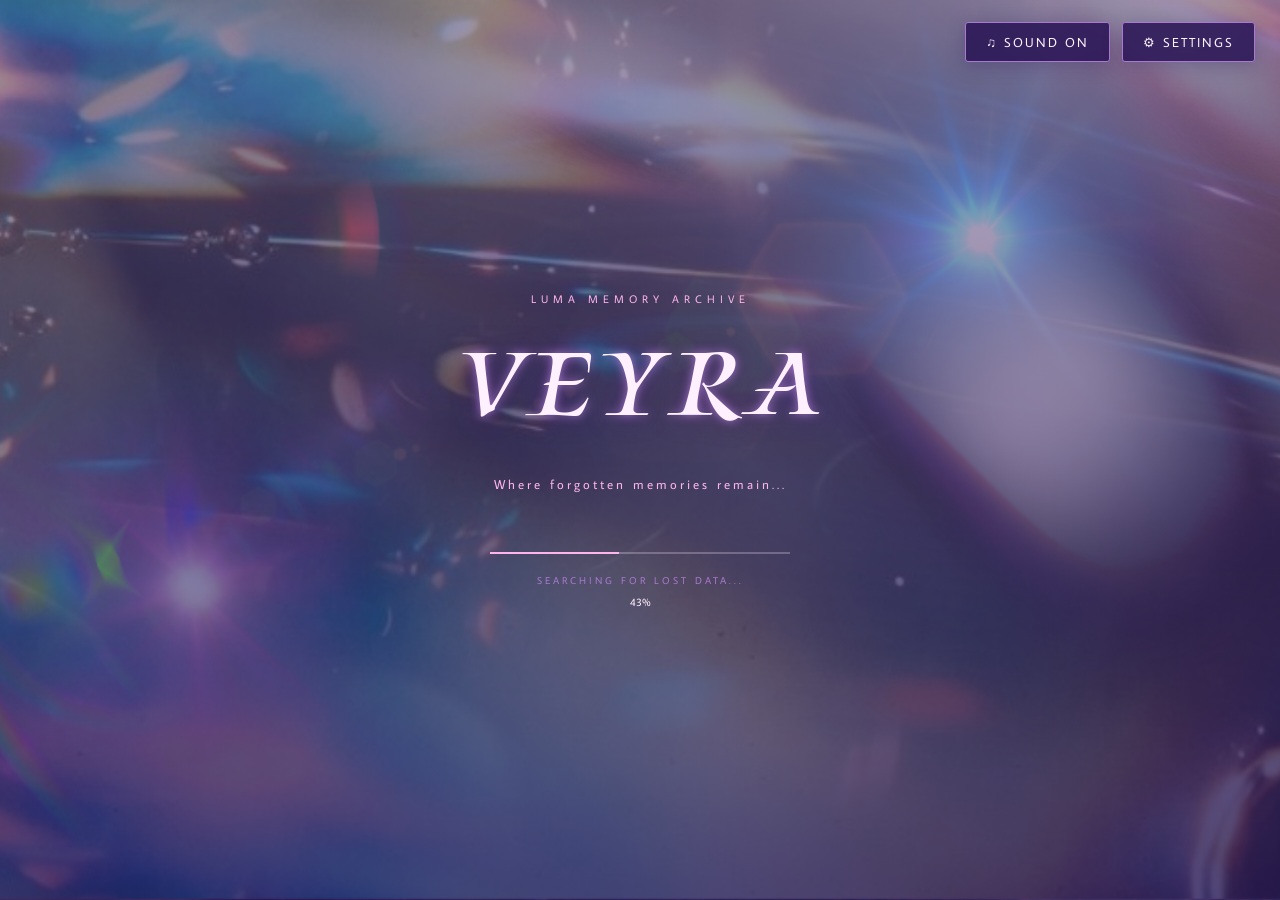
<file: index.html>
<!DOCTYPE html>
<html lang="en">
<head>
    <meta charset="UTF-8">
    <meta name="viewport" content="width=device-width, initial-scale=1.0">
    <title>afterimage: BLUEHOUR</title>
    <link rel="stylesheet" href="style.css">
    <script src="script.js" defer></script>
    <!--google fonts-->
    <link rel="preconnect" href="https://fonts.googleapis.com">
    <link rel="preconnect" href="https://fonts.gstatic.com" crossorigin>
    <link href="https://fonts.googleapis.com/css2?family=Kings&family=Average+Sans&display=swap" rel="stylesheet">
    <!--settings-->
    <link rel="stylesheet" href="settings.css">
    <script src="settings.js" defer></script>
</head>

<!-- VEYRA GLOBAL CONTROLS -->
<div id="gameControls">

    <button id="soundToggle" class="game-control-btn">
        ♫ SOUND ON
    </button>

    <button id="settingsButton" class="game-control-btn">
        ⚙ SETTINGS
    </button>

</div>

<!-- SETTINGS POPUP -->
<div id="settingsOverlay">

    <div id="settingsPopup">

        <button id="closeSettings" class="settings-close">
            ×
        </button>

        <h2 class="settings-heading">Settings</h2>

        <!-- MUSIC -->
        <div class="settings-option">
            <label for="musicVolume">
                Music Volume
                <span id="musicVolumeValue" class="settings-value">70%</span>
            </label>

            <input
                type="range"
                id="musicVolume"
                min="0"
                max="100"
                value="70"
            >
        </div>

        <hr class="settings-divider">

        <!-- SOUND EFFECTS -->
        <div class="settings-option">
            <label for="sfxVolume">
                Sound Effects Volume
                <span id="sfxVolumeValue" class="settings-value">85%</span>
            </label>

            <input
                type="range"
                id="sfxVolume"
                min="0"
                max="100"
                value="85"
            >
        </div>

        <hr class="settings-divider">

        <!-- WEBSITE -->
        <a
            href="https://whoisciel67-alt.github.io/bluehour/"
            target="_blank"
            rel="noopener noreferrer"
            class="settings-website"
        >
            Visit Website ↗
        </a>

    </div>

</div>

<audio id="menuMusic" src="audio/menu-theme.mp3" loop preload="auto"></audio>

<body>
    <!-- LOADING SCREEN -->
    <div class="loading-screen">

        <div class="loading-content">

            <p class="subtitle">LUMA MEMORY ARCHIVE</p>

            <h1>VEYRA</h1>

            <p class="loading-subtitle">
                Where forgotten memories remain...
            </p>

            <!-- PROGRESS BAR -->
            <div class="loading-bar">
                <div id="progress"></div>
            </div>

            <p id="loadingText">
                SYNCHRONIZING MEMORIES...
            </p>

            <p id="percentage">0%</p>

        </div>

        <!-- FLOATING PETALS -->
        <div class="petals">
            <span>｡ ˚⋆ . </span>
            <span>. ꕤ</span>
            <span>｡ ˚⋆ . </span>
            <span>. ꕤ</span>
            <span>｡ ˚⋆ . </span>
            <span>. ꕤ</span>
        </div>

    </div>

    <!-- MAIN MENU -->
    <div id="mainMenu">
        <p id="soundHint">CLICK ANYWHERE TO ENABLE SOUND</p>
        <h1>VEYRA</h1>

        <p>THE MEMORIES WE LEFT BEHIND</p>

        <div class="menu-options">
            <button class="menu-button" data-page="new.html">NEW JOURNEY</button>
            <button class="continue" data-page="continue.html">CONTINUE</button>
            <button class="memory-archive" data-page="archive.html">MEMORY ARCHIVE</button>

        </div>

    </div>

</body>

</html>
</file>
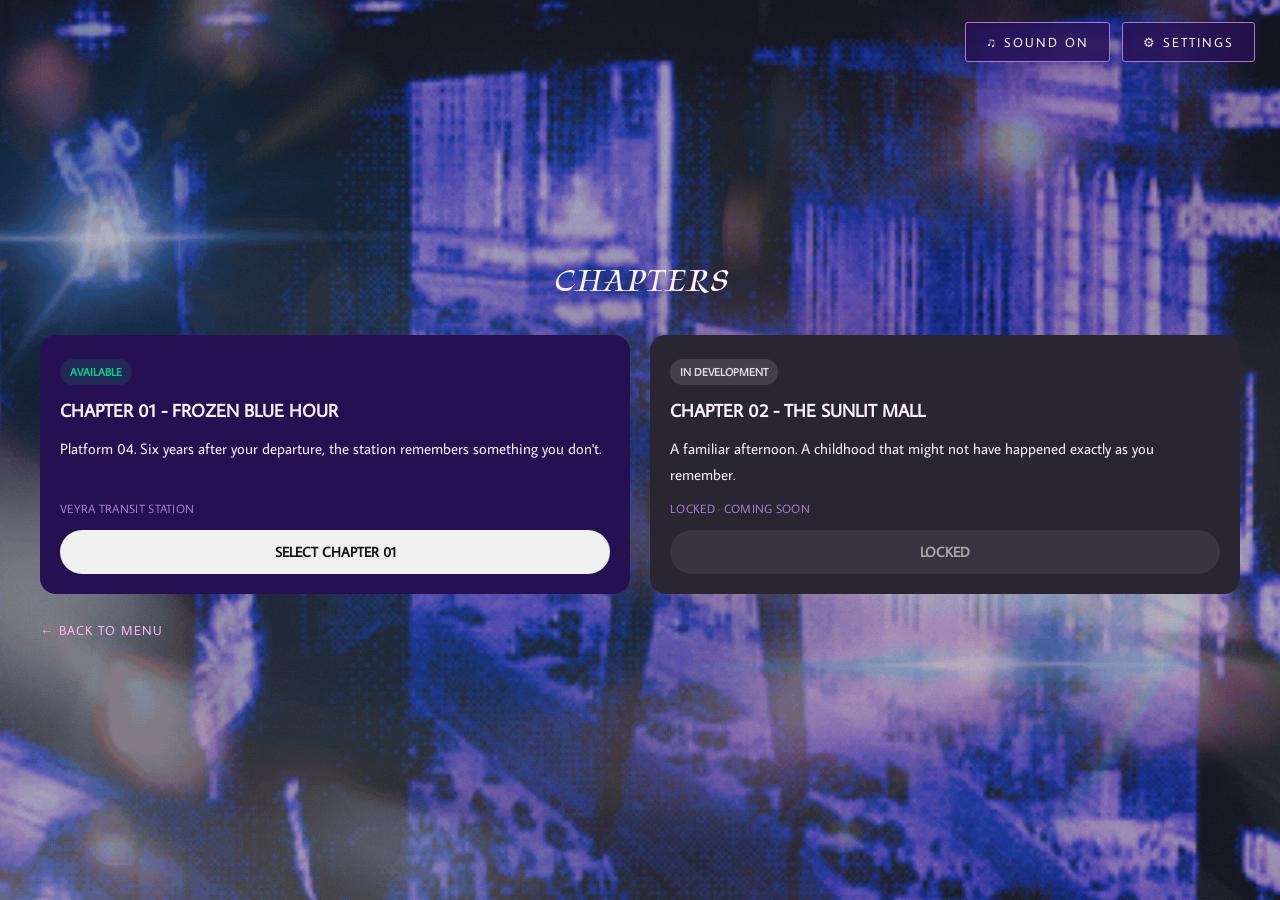
<file: chapter-select.html>
<!DOCTYPE html>
<html lang="en">
<head>
    <meta charset="UTF-8">
    <meta name="viewport" content="width=device-width, initial-scale=1.0">
    <title>VEYRA - Chapters</title>
    <link rel="stylesheet" href="style.css">
    <link rel="stylesheet" href="chapter-select.css">
    <script src="chapter-select.js" defer></script>
    <!--google fonts-->
    <link rel="preconnect" href="https://fonts.googleapis.com">
    <link rel="preconnect" href="https://fonts.gstatic.com" crossorigin>
    <link href="https://fonts.googleapis.com/css2?family=Kings&family=Average+Sans&display=swap" rel="stylesheet">
    <!--settings-->
    <link rel="stylesheet" href="settings.css">
    <script src="settings.js" defer></script>
</head>

<!-- VEYRA GLOBAL CONTROLS -->
<div id="gameControls">

    <button id="soundToggle" class="game-control-btn">
        ♫ SOUND ON
    </button>

    <button id="settingsButton" class="game-control-btn">
        ⚙ SETTINGS
    </button>

</div>

<!-- SETTINGS POPUP -->
<div id="settingsOverlay">

    <div id="settingsPopup">

        <button id="closeSettings" class="settings-close">
            ×
        </button>

        <h2 class="settings-heading">Settings</h2>

        <!-- MUSIC -->
        <div class="settings-option">
            <label for="musicVolume">
                Music Volume
                <span id="musicVolumeValue" class="settings-value">70%</span>
            </label>

            <input
                type="range"
                id="musicVolume"
                min="0"
                max="100"
                value="70"
            >
        </div>

        <hr class="settings-divider">

        <!-- SOUND EFFECTS -->
        <div class="settings-option">
            <label for="sfxVolume">
                Sound Effects Volume
                <span id="sfxVolumeValue" class="settings-value">85%</span>
            </label>

            <input
                type="range"
                id="sfxVolume"
                min="0"
                max="100"
                value="85"
            >
        </div>

        <hr class="settings-divider">

        <!-- WEBSITE -->
        <a
            href="https://whoisciel67-alt.github.io/bluehour/"
            target="_blank"
            rel="noopener noreferrer"
            class="settings-website"
        >
            Visit Website ↗
        </a>

    </div>

</div>


<body class="chapter-select-page">
    
    <audio id="chapterMusic" loop preload="auto">
        <source src="audio/menu-theme.mp3" type="audio/mpeg">
    </audio>

    <main class="chapter-select-container">

        <h1>CHAPTERS</h1>

        <div class="chapter-grid">

            <!-- CHAPTER 01 -->
            <section class="chapter-card available">

                <span class="chapter-status">AVAILABLE</span>

                <h2>CHAPTER 01 - FROZEN BLUE HOUR</h2>

                <p>
                    Platform 04. Six years after your departure,
                    the station remembers something you don't.
                </p>

                <span class="chapter-info">
                    VEYRA TRANSIT STATION
                </span>

                <a href="chapter1.html" class="chapter-button">
                    SELECT CHAPTER 01
                </a>

            </section>


            <!-- CHAPTER 02 -->
            <section class="chapter-card locked">

                <span class="chapter-status">IN DEVELOPMENT</span>

                <h2>CHAPTER 02 - THE SUNLIT MALL</h2>

                <p>
                    A familiar afternoon. A childhood that might not
                    have happened exactly as you remember.
                </p>

                <span class="chapter-info">
                    LOCKED · COMING SOON
                </span>

                <button class="chapter-button" disabled>
                    LOCKED
                </button>

            </section>

        </div>

        <a href="index.html" class="back-button">
            ← BACK TO MENU
        </a>

    </main>

</body>







</html>
</file>
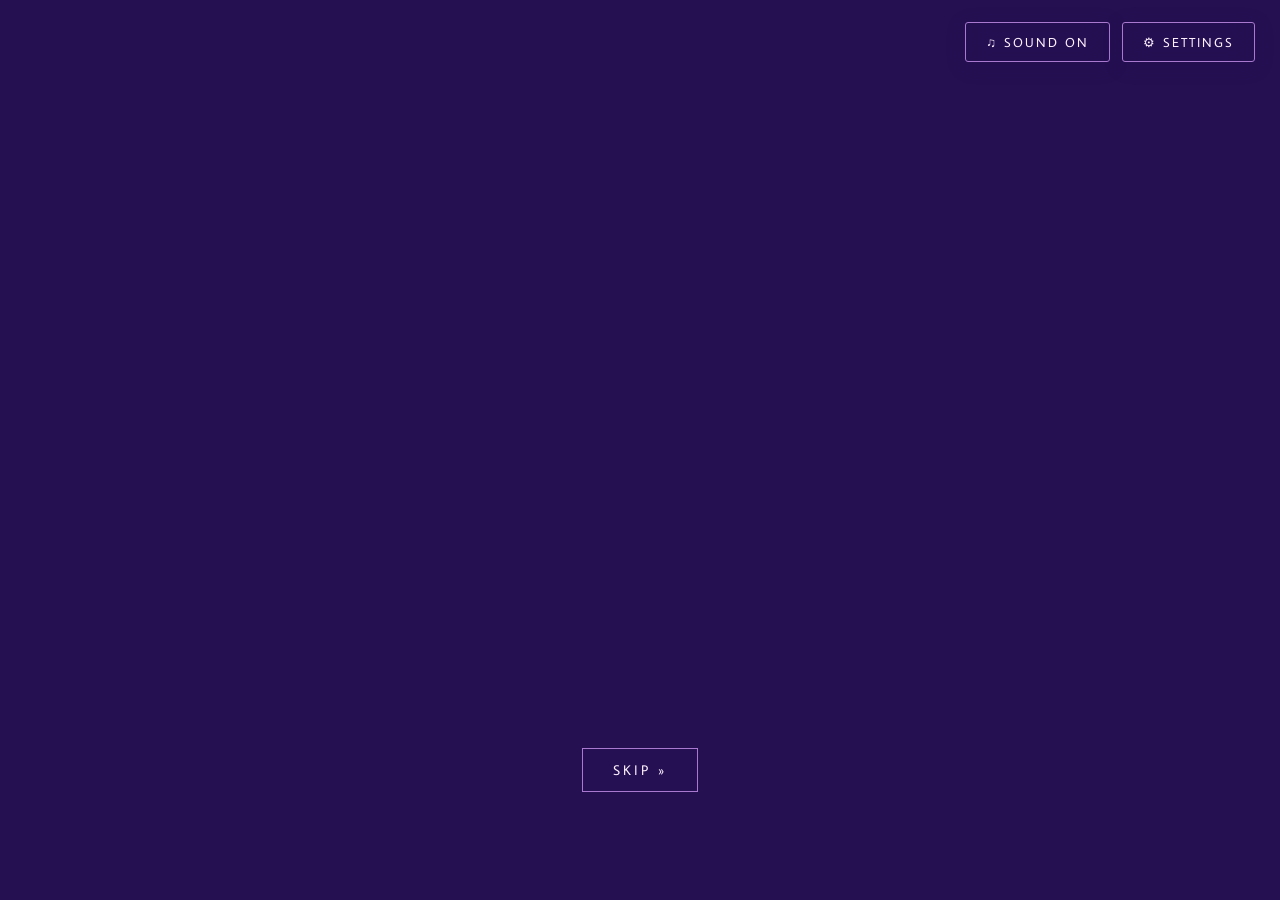
<file: new.html>
<!DOCTYPE html>
<html lang="en">
<head>
    <meta charset="UTF-8">
    <meta name="viewport" content="width=device-width, initial-scale=1.0">
    <title>VEYRA - a new journey</title>
    <link rel="stylesheet" href="style.css">
    <script src="new.js" defer></script>
    <!--google fonts-->
    <link rel="preconnect" href="https://fonts.googleapis.com">
    <link rel="preconnect" href="https://fonts.gstatic.com" crossorigin>
    <link href="https://fonts.googleapis.com/css2?family=Kings&family=Average+Sans&display=swap" rel="stylesheet">
    <!--settings-->
    <link rel="stylesheet" href="settings.css">
    <script src="settings.js" defer></script>
</head>


<!-- VEYRA GLOBAL CONTROLS -->
<div id="gameControls">

    <button id="soundToggle" class="game-control-btn">
        ♫ SOUND ON
    </button>

    <button id="settingsButton" class="game-control-btn">
        ⚙ SETTINGS
    </button>

</div>

<!-- SETTINGS POPUP -->
<div id="settingsOverlay">

    <div id="settingsPopup">

        <button id="closeSettings" class="settings-close">
            ×
        </button>

        <h2 class="settings-heading">Settings</h2>

        <!-- MUSIC -->
        <div class="settings-option">
            <label for="musicVolume">
                Music Volume
                <span id="musicVolumeValue" class="settings-value">70%</span>
            </label>

            <input
                type="range"
                id="musicVolume"
                min="0"
                max="100"
                value="70"
            >
        </div>

        <hr class="settings-divider">

        <!-- SOUND EFFECTS -->
        <div class="settings-option">
            <label for="sfxVolume">
                Sound Effects Volume
                <span id="sfxVolumeValue" class="settings-value">85%</span>
            </label>

            <input
                type="range"
                id="sfxVolume"
                min="0"
                max="100"
                value="85"
            >
        </div>

        <hr class="settings-divider">

        <!-- WEBSITE -->
        <a
            href="https://whoisciel67-alt.github.io/bluehour/"
            target="_blank"
            rel="noopener noreferrer"
            class="settings-website"
        >
            Visit Website ↗
        </a>

    </div>

</div>


<body class="cutscene-page">

    <main id="cutscene">

        <video id="introVideo" autoplay playsinline preload="auto">
            <source src="videos/intro.mp4" type="video/mp4">
            Your browser does not support video.
        </video>

        <div class="cutscene-buttons">
            <button id="skipButton">SKIP »</button>
            <button id="continueButton" hidden>CONTINUE »</button>
        </div>

    </main>

</body>

</html>
</file>
<file: style.css>
/*page transitions*/
:root {
    --smooth-ease: cubic-bezier(0.22, 1, 0.36, 1);
}

body::after{
    content: "";
    position: fixed;
    inset: 0;
    background: #16092f;
    opacity: 0;
    pointer-events: none;
    z-index: 9999;
    transition: opacity 0.9s var(--smooth-ease);
}

body.page-leaving::after {
    opacity: 1;
    pointer-events: all;
}

body.page-entering::after {
    animation: revealPage 1s var(--smooth-ease) forwards;
}

@keyframes revealPage {
    from {opacity: 1;}
    to {opacity: 0;}
}

#mainMenu .menu-options button {
    transition:
        opacity 0.9s var(--smooth-ease),
        transform 0.6s var(--smooth-ease),
        background 0.4s ease,
        color 0.4s ease,
        box-shadow 0.4s ease,
        letter-spacing 0.4s ease;
}

/*smooth cutscene contents*/
#introVideo {
    opacity: 0;
    transform: scale(1.025);
    transition:
        opacity 1.2s var(--smooth-ease),
        transform 1.5s var(--smooth-ease);
}

#cutscene.active #introVideo {
    opacity: 1;
    transform: scale(1);
}

.cutscene-buttons {
    opacity: 0;
    transform: translate(-50%, 15px);
    transition:
        opacity 0.9s var(--smooth-ease),
        transform 0.9s var(--smooth-ease);
}

#cutscene.active .cutscene-buttons {
    opacity: 1;
    transform: translate(-50%, 0);
}

/*accessibility*/
@media (prefers-reduced-motion: reduce) {
    *,
    *::before,
    *::after {
        animation-duration: 0.01ms !important;
        transition-duration: 0.01ms !important;
    }
}

/*general*/

:root {
    --dark-purple: #251052;
    --purple: #49266F;
    --lavender: #A879CE;
    --pink: #FFB5EB;
    --white-pink: #FFF0FF;
}

* {
    margin: 0;
    padding: 0;
    box-sizing: border-box;
}

body {
    background: var(--dark-purple);
    color: var(--white-pink);
    font-family: 'Average Sans', sans-serif;
    overflow: hidden;

}

/*loading*/

.loading-screen {
    position: fixed;
    inset: 0;

    background-image:
        linear-gradient(
            rgba(37, 16, 82, 0.35),
            rgba(37, 16, 82, 0.65)
        ),
        url("images/loading-bg.png");

    background-size: cover;
    background-position: center;
    background-repeat: no-repeat;

    display: flex;
    flex-direction: column;
    justify-content: center;
    align-items: center;

    z-index: 1000;

    transition: opacity 1.8s cubic-bezier(0.22, 1, 0.36, 1);
}

.loading-screen.fade-out {
    opacity: 0;
    pointer-events: none;
}

.loading-content {
    width: 100%;
    text-align: center;

    display: flex;
    flex-direction: column;
    align-items: center;

    position: relative;
    z-index: 3;
}


.loading-subtitle {
    font-family: 'Average Sans', sans-serif;
    font-size: 13px;
    letter-spacing: 3px;

    color: var(--pink);

    margin-top: 15px;
}

.subtitle {
    font-family: 'Average Sans', sans-serif;
    font-size: 11px;
    letter-spacing: 5px;
    color: var(--pink);
    margin-bottom: 15px;
}

.loading-content h1 {
    font-family: 'Kings', serif;
    font-size: 100px;
    font-weight: normal;
    letter-spacing: 8px;

    color: var(--white-pink);

    text-shadow: 
        0 0 10px var(--lavender),
        0 0 25px var(--purple);

    animation: titleGlow 3s ease-in-out infinite alternate;
}

/*progress bar*/

.loading-bar {
    width: 300px;
    height: 2px;

    background: rgba(255, 240, 255, 0.25);

    margin-top: 60px;
    overflow: hidden;
}

#progress {
    width: 0%;
    height: 100%;

    background: var(--pink);
    box-shadow: 0 0 15px var(--pink);

    transition: width 0.2s ease;
}

#loadingText {
    font-size: 10px;
    letter-spacing: 3px;

    color: var(--lavender);

    margin-top: 20px;
}

#percentage {
    font-size: 11px;
    color: var(--white-pink);

    margin-top: 8px;
}

/*petals*/

.petals {
    position: absolute;
    inset: 0;

    overflow: hidden;
    pointer-events: none;

    z-index: 2;
}

.petals span {
    position: absolute;

    top: -80px;

    color: var(--pink);
    opacity: 0.7;

    font-size: 22px;
    white-space: nowrap;

    animation: fallingPetals 12s linear infinite;
    animation-fill-mode: backwards;
}

/* Different horizontal positions */

.petals span:nth-child(1) {
    left: 10%;
    animation-delay: 0s;
    animation-duration: 11s;
}

.petals span:nth-child(2) {
    left: 25%;
    animation-delay: 3s;
    animation-duration: 14s;
}

.petals span:nth-child(3) {
    left: 45%;
    animation-delay: 6s;
    animation-duration: 12s;
}

.petals span:nth-child(4) {
    left: 65%;
    animation-delay: 2s;
    animation-duration: 15s;
}

.petals span:nth-child(5) {
    left: 80%;
    animation-delay: 5s;
    animation-duration: 13s;
}

.petals span:nth-child(6) {
    left: 92%;
    animation-delay: 8s;
    animation-duration: 11s;
}

/* Falling animation */

@keyframes fallingPetals {

    0% {
        transform: translate3d(0, 0, 0) rotate(0deg);
    }

    25% {
        transform: translate3d(35px, 25vh, 0) rotate(90deg);
    }

    50% {
        transform: translate3d(-20px, 50vh, 0) rotate(180deg);
    }

    75% {
        transform: translate3d(40px, 75vh, 0) rotate(270deg);
    }

    100% {
        transform: translate3d(-15px, 110vh, 0) rotate(360deg);
    }
}


/*main menu*/

#mainMenu {
    display: none;

    position: fixed;
    inset: 0;

    width: 100%;
    height: 100vh;

    flex-direction: column;
    justify-content: center;
    align-items: center;

    gap: 20px;

    /*background image (different from loading screen)*/
    background-image:
        linear-gradient(
            rgba(37, 16, 82, 0.35),
            rgba(37, 16, 82, 0.65)
        ),
        url("images/menu-bg.png");

    background-size: cover;
    background-position: center;
    background-repeat: no-repeat;

    text-align: center;
    overflow: hidden;

    z-index: 10;
}


#mainMenu h1 {
    font-family: 'Kings', serif;
    font-size: 90px;
    font-weight: normal;

    color: var(--white-pink);

    text-shadow:
        0 0 20px var(--lavender),
        0 0 40px var(--purple);
}

#mainMenu p {
    font-size: 12px;
    letter-spacing: 4px;
    color: var(--pink);
}

#mainMenu button {
    width: 190px;
    padding: 13px;

    background: rgba(37, 16, 82, 0.25);

    border: 1px solid var(--lavender);

    color: var(--white-pink);

    font-family: 'Average Sans', sans-serif;
    font-size: 12px;
    letter-spacing: 3px;

    cursor: pointer;
    transition: 0.3s ease;
}

#mainMenu button:hover {
    background: var(--purple);
    border-color: var(--pink);

    color: var(--pink);

    box-shadow: 0 0 20px rgba(255, 181, 235, 0.3);
}

/*animations*/

@keyframes floatPetals {
    0% {
        transform: translateY(100vh) rotate(0deg);
    }

    100% {
        transform: translateY(-100px) rotate(360deg);
    }
}

@keyframes titleGlow {
    from {
        text-shadow: 
            0 0 10px var(--lavender),
            0 0 20px var(--purple);
    }

    to {
        text-shadow: 
            0 0 20px var(--pink),
            0 0 40px var(--lavender);

    }
}


/*main menu animation*/

/*initial state*/
#mainMenu {
    display: none;

    position: fixed;
    inset: 0;

    width: 100%;
    min-height: 100vh;

    flex-direction: column;
    justify-content: center;
    align-items: center;

    gap: 20px;

    background-image:
        linear-gradient(
            rgba(37, 16, 82, 0.35),
            rgba(37, 16, 82, 0.65)
        ),
        url("images/menu-bg.png");

    background-size: cover;
    background-position: center;
    background-repeat: no-repeat;

    text-align: center;
    overflow: hidden;

    z-index: 10;

    opacity: 0;
    transform: translateY(15px);

    transition:
        opacity 1.5s ease,
        transform 1.5s ease;
}


/*when menu appear*/
#mainMenu.show {
    display: flex;
    opacity: 1;
    transform: translateY(0);
}
/* Individual menu elements */
#mainMenu h1,
#mainMenu p,
#mainMenu button {
    opacity: 0;
    transform: translateY(20px);

    transition:
        opacity 1.2s ease,
        transform 1.2s ease;
}

#mainMenu h1 {
    font-family: 'Kings', serif;
    font-size: 90px;
    font-weight: normal;
    letter-spacing: 5px;

    color: var(--white-pink);

    text-shadow:
        0 0 20px var(--lavender),
        0 0 40px var(--purple);

    opacity: 0;
    transform: translateY(20px);

    transition:
        opacity 1.2s ease,
        transform 1.2s ease;
}

#mainMenu.show h1 {
    opacity: 1;
    transform: translateY(0);
    transition-delay: 0.3s;
}

/*subtitle*/
#mainMenu.show p {
    opacity: 1;
    transform: translateY(0);
    transition-delay: 0.7s;
}

#mainMenu > p:not(#soundHint) {
    font-family: 'Average Sans', sans-serif;
    font-size: 12px;
    letter-spacing: 4px;
    color: var(--pink);

    opacity: 0;
    transform: translateY(20px);

    transition:
        opacity 1.2s ease,
        transform 1.2s ease;
}

#mainMenu.show > p:not(#soundHint) {
    opacity: 1;
    transform: translateY(0);
    transition-delay: 0.7s;
}

#mainMenu.show button:nth-of-type(1) {
    opacity: 1;
    transform: translateY(0);
    transition-delay: 1.0s;
}

#mainMenu.show button:nth-of-type(2) {
    opacity: 1;
    transform: translateY(0);
    transition-delay: 1.2s;
}

#mainMenu.show button:nth-of-type(3) {
    opacity: 1;
    transform: translateY(0);
    transition-delay: 1.4s;
}

/*menu audio iNSTRUCTION*/

#soundHint {
    font-size: 9px;
    letter-spacing: 3px;
    color: var(--lavender);

    margin-bottom: 5px;

    opacity: 0;
    transition: opacity 1s ease;
}

#mainMenu.show #soundHint {
    opacity: 0.8;
    animation: hintPulse 2s ease-in-out infinite alternate;
}

@keyframes hintPulse {
    from { opacity: 0.35; }
    to { opacity: 1; }
}

.menu-options {
    display: flex;
    flex-direction: column;
    align-items: center;

    width: min(320px, 85vw);
    gap: 5px;

    margin: 30px auto;
}

/*all buttons*/

.menu-options button {
    width: 100%;
    padding: 13px 10px;

    background: rgba(37, 16, 82, 0.2);

    border: none;
    border-top: 1px solid rgba(168, 121, 206, 0.7);
    border-bottom: 1px solid rgba(168, 121, 206, 0.7);

    color: var(--white-pink);

    font-family: 'Kings', serif;
    font-size: 19px;
    letter-spacing: 2px;

    cursor: pointer;

    opacity: 0;
    transform: translateY(15px);

    transition:
        opacity 1s ease,
        transform 0.4s ease,
        background 0.35s ease,
        color 0.35s ease,
        letter-spacing 0.35s ease,
        border-color 0.35s ease,
        box-shadow 0.35s ease;
}

/* BUTTON ENTRANCE */

#mainMenu.show .menu-options button {
    opacity: 1;
    transform: translateY(0);
}

#mainMenu.show .menu-options button:nth-child(1) {
    transition-delay: 1s;
}

#mainMenu.show .menu-options button:nth-child(2) {
    transition-delay: 1.2s;
}

#mainMenu.show .menu-options button:nth-child(3) {
    transition-delay: 1.4s;
}

#mainMenu.show .menu-options button:nth-child(4) {
    transition-delay: 1.6s;
}

#mainMenu.show .menu-options button:nth-child(5) {
    transition-delay: 1.8s;
}

/* HOVER */

#mainMenu.show .menu-options button:hover {
    background: rgba(168, 121, 206, 0.2);

    color: var(--pink);

    border-color: var(--pink);

    letter-spacing: 4px;

    transform: scale(1.04);

    box-shadow:
        0 0 15px rgba(255, 181, 235, 0.15);
}

/*click*/

#mainMenu.show .menu-options button:active {
    transform: scale(0.97);
    background: rgba(255, 181, 235, 0.2);
}

/*keyboard focus*/

.menu-options button:focus-visible {
    outline: 2px solid var(--pink);
    outline-offset: 4px;
}

/* SMALL SCREENS */

@media (max-height: 650px) {
    #mainMenu h1 {
        font-size: 60px;
    }

    .menu-options {
        margin: 15px auto;
        gap: 3px;
    }

    .menu-options button {
        padding: 9px;
        font-size: 16px;
    }
}




/*new.html*/

/*cutscene 1*/
.cutscene-page {
    margin: 0;
    padding: 0;
    width: 100%;
    height: 100%;
    overflow: hidden;
    background: #251052;
}

/* Cutscene container */

#cutscene {
    position: fixed;
    inset: 0;
    width: 100%;
    height: 100%;
    background: #251052;

    display: flex;
    justify-content: center;
    align-items: center;

    opacity: 0;
    visibility: hidden;
    pointer-events: none;

    transition: opacity 1.8s ease-in-out;
}

/* Fade in */

#cutscene.active {
    opacity: 1;
    visibility: visible;
    pointer-events: auto;
}

/* Video */

#introVideo {
    position: absolute;
    inset: 0;

    width: 100%;
    height: 100%;

    object-fit: contain;
    object-position: center;

    background: #251052;
}

/* Buttons */

.cutscene-buttons {
    position: absolute;
    bottom: 12%;
    left: 50%;
    transform: translateX(-50%);

    display: flex;
    gap: 20px;

    z-index: 10;
}

/* Button appearance */

.cutscene-buttons button {
    padding: 12px 30px;

    background: rgba(37, 16, 82, 0.75);
    color: #FFF0FF;

    border: 1px solid #A879CE;
    font-family: 'Average Sans', sans-serif;
    font-size: 14px;
    letter-spacing: 3px;

    cursor: pointer;

    transition:
        background 0.3s ease,
        color 0.3s ease,
        transform 0.3s ease,
        border-color 0.3s ease;
}

.cutscene-buttons button:hover {
    background: #A879CE;
    color: #251052;
    border-color: #FFB5EB;
    transform: translateY(-3px);
}

.cutscene-buttons button[hidden] {
    display: none;
}

/* Fade out */

#cutscene.fade-out {
    opacity: 0;
    pointer-events: none;
    transition: opacity 1.5s ease-in-out;
}
</file>
<file: settings.css>
:root {
    --dark-purple: #251052;
    --purple: #49266F;
    --lavender: #A879CE;
    --pink: #FFB5EB;
    --white-pink: #FFF0FF;

    --font-title: "Kings", cursive;
    --font-body: "Average Sans", sans-serif;
}

/*top right buttons*/

#gameControls {
    position: fixed;
    top: 22px;
    right: 25px;
    z-index: 9999;

    display: flex;
    align-items: center;
    gap: 12px;
}

.game-control-btn {
    position: relative;
    overflow: hidden;

    padding: 11px 20px;

    font-family: var(--font-body);
    font-size: 13px;
    letter-spacing: 2px;
    text-transform: uppercase;

    color: var(--white-pink);
    background: rgba(37, 16, 82, 0.82);

    border: 1px solid var(--lavender);
    border-radius: 3px;

    cursor: pointer;
    backdrop-filter: blur(12px);

    box-shadow: 0 4px 18px rgba(37, 16, 82, 0.25);

    transition:
        color 0.3s ease,
        background 0.3s ease,
        border-color 0.3s ease,
        box-shadow 0.3s ease,
        transform 0.3s ease;
}

.game-control-btn:hover {
    color: var(--dark-purple);
    background: var(--pink);
    border-color: var(--white-pink);

    box-shadow: 0 0 20px rgba(255, 181, 235, 0.35);

    transform: translateY(-3px);
}

.game-control-btn:active {
    transform: translateY(0) scale(0.97);
}

/*SETTINGS POPUP OVERLAY*/

#settingsOverlay {
    position: fixed;
    inset: 0;
    z-index: 10000;

    display: flex;
    justify-content: center;
    align-items: center;

    padding: 20px;

    background: rgba(15, 5, 35, 0.78);
    backdrop-filter: blur(8px);

    opacity: 0;
    visibility: hidden;

    transition:
        opacity 0.35s ease,
        visibility 0.35s ease;
}

#settingsOverlay.open {
    opacity: 1;
    visibility: visible;
}

/* SETTINGS WINDOW*/

#settingsPopup {
    position: relative;

    width: min(440px, 100%);
    max-height: 85vh;
    overflow-y: auto;

    padding: 35px;

    color: var(--white-pink);

    background:
        linear-gradient(
            145deg,
            rgba(73, 38, 111, 0.98),
            rgba(37, 16, 82, 0.99)
        );

    border: 1px solid var(--lavender);
    border-radius: 5px;

    box-shadow:
        0 0 35px rgba(168, 121, 206, 0.2),
        0 25px 80px rgba(0, 0, 0, 0.5);

    transform: translateY(25px) scale(0.96);

    transition: transform 0.35s cubic-bezier(.2,.8,.2,1);
}

#settingsOverlay.open #settingsPopup {
    transform: translateY(0) scale(1);
}

/* Decorative border */

#settingsPopup::before {
    content: "";
    position: absolute;
    inset: 8px;

    border: 1px solid rgba(255, 181, 235, 0.18);

    pointer-events: none;
}

/*settings*/

.settings-heading {
    margin: 0 0 30px;

    font-family: var(--font-title);
    font-size: 38px;
    font-weight: normal;

    color: var(--pink);
    text-align: center;
    letter-spacing: 2px;
}

/*close button*/

.settings-close {
    position: absolute;
    top: 14px;
    right: 17px;
    z-index: 2;

    width: 32px;
    height: 32px;

    color: var(--white-pink);
    background: transparent;

    border: 1px solid transparent;
    border-radius: 50%;

    font-family: var(--font-body);
    font-size: 25px;

    cursor: pointer;

    transition: 0.25s ease;
}

.settings-close:hover {
    color: var(--pink);
    border-color: var(--pink);
    transform: rotate(90deg);
}

/*settings options*/

.settings-option {
    margin: 25px 0;
}

.settings-option label,
.settings-option .setting-label {
    display: block;
    margin-bottom: 13px;

    font-family: var(--font-body);
    font-size: 14px;
    letter-spacing: 1.5px;
    text-transform: uppercase;

    color: var(--white-pink);
}

.settings-value {
    float: right;
    color: var(--pink);
}

/*volume sliders */

.settings-option input[type="range"] {
    width: 100%;
    height: 5px;

    appearance: none;
    -webkit-appearance: none;

    background: rgba(255, 240, 255, 0.25);
    border-radius: 10px;

    outline: none;
    cursor: pointer;
}

.settings-option input[type="range"]::-webkit-slider-thumb {
    appearance: none;
    -webkit-appearance: none;

    width: 15px;
    height: 15px;

    background: var(--pink);
    border: 2px solid var(--white-pink);
    border-radius: 50%;

    box-shadow: 0 0 10px rgba(255, 181, 235, 0.5);

    transition: transform 0.2s ease;
}

.settings-option input[type="range"]::-webkit-slider-thumb:hover {
    transform: scale(1.25);
}

.settings-option input[type="range"]::-moz-range-thumb {
    width: 12px;
    height: 12px;

    background: var(--pink);
    border: 2px solid var(--white-pink);
    border-radius: 50%;
}

/*dialouge text select*/

.settings-option select {
    width: 100%;
    padding: 12px 14px;

    font-family: var(--font-body);
    font-size: 14px;
    letter-spacing: 1px;

    color: var(--white-pink);
    background: var(--dark-purple);

    border: 1px solid var(--lavender);
    border-radius: 3px;

    outline: none;
    cursor: pointer;
}

.settings-option select:focus {
    border-color: var(--pink);
}

.settings-option select option {
    color: var(--white-pink);
    background: var(--dark-purple);
}

/*dividers*/

.settings-divider {
    border: none;
    border-top: 1px solid rgba(168, 121, 206, 0.3);
    margin: 22px 0;
}

/*website link*/

.settings-website {
    display: block;
    margin-top: 25px;
    padding: 12px;

    font-family: var(--font-body);
    font-size: 13px;
    letter-spacing: 2px;
    text-align: center;
    text-transform: uppercase;

    color: var(--pink);
    background: rgba(168, 121, 206, 0.1);

    border: 1px solid rgba(168, 121, 206, 0.4);
    text-decoration: none;

    transition: 0.3s ease;
}

.settings-website:hover {
    color: var(--dark-purple);
    background: var(--pink);
    border-color: var(--pink);
}

/*mobile*/

@media (max-width: 600px) {
    #gameControls {
        top: 12px;
        right: 12px;
        gap: 7px;
    }

    .game-control-btn {
        padding: 9px 11px;
        font-size: 10px;
        letter-spacing: 1px;
    }

    #settingsPopup {
        padding: 30px 22px;
    }

    .settings-heading {
        font-size: 32px;
    }
}
</file>
<file: chapter-select.css>
/*page transitions*/
:root {
    --smooth-ease: cubic-bezier(0.22, 1, 0.36, 1);
}

body::after{
    content: "";
    position: fixed;
    inset: 0;
    background: #16092f;
    opacity: 0;
    pointer-events: none;
    z-index: 9999;
    transition: opacity 0.9s var(--smooth-ease);
}

body.page-leaving::after {
    opacity: 1;
    pointer-events: all;
}

body.page-entering::after {
    animation: revealPage 1s var(--smooth-ease) forwards;
}

@keyframes revealPage {
    from {opacity: 1;}
    to {opacity: 0;}
}

/*page settings*/
:root {
    --dark-purple: #251052;
    --purple: #49266F;
    --lavender: #A879CE;
    --pink: #FFB5EB;
    --white-pink: #FFF0FF;
}

* {
    margin: 0;
    padding: 0;
    box-sizing: border-box;
}

body {
    background: var(--dark-purple);
    color: var(--white-pink);
    font-family: 'Average Sans', sans-serif;
    overflow-x: hidden;
    overflow-y: auto;
}

/*chapter select*/

.chapter-select-page {
    min-height: 100vh;
    box-sizing: border-box;

    display: flex;
    justify-content: center;
    align-items: center;

    padding: 40px 25px;

    /*bg image*/
    background-image: url("images/chapter-select-bg.gif");
    background-position: center;
    background-size: cover;
    background-repeat: no-repeat;
    background-attachment: fixed;

    opacity: 0;
    animation: pageFadeIn 1s ease forwards;
}


/*PAGE FADE IN*/

@keyframes pageFadeIn {
    from {
        opacity: 0;
    }
    to {
        opacity: 1;
    }
}

/*PAGE FADE OUT*/

.chapter-select-page.fade-out {
    animation: pageFadeOut 0.8s ease forwards;
}

@keyframes pageFadeOut {
    from {
        opacity: 1;
    }
    to {
        opacity: 0;
    }
}

/*main container*/

.chapter-select-container {
    width: 100%;
    max-width: 1200px;
    margin: auto;
}

/*title*/

.chapter-select-container > h1 {
    font-family: 'Kings', serif;
    font-size: 32px;
    font-weight: normal;

    color: var(--white-pink);

    margin-bottom: 24px;

    text-align: center;
    margin-bottom: 30px;
}

/*chapter cards*/
.chapter-grid {
    display: grid;
    grid-template-columns: repeat(2, minmax(0, 1fr));
    gap: 20px;
    width: 100%;
}


.chapter-card {
    flex: 1 1 0;
    min-width: 0;
}


.chapter-card {
    min-width: 0;

    display: flex;
    flex-direction: column;
    align-items: flex-start;

    padding: 24px 20px 20px;
    border-radius: 16px;

    gap: 14px;

    transition:
        transform 0.4s ease,
        background 0.4s ease,
        box-shadow 0.4s ease;

    animation: cardAppear 0.9s cubic-bezier(0.22, 1, 0.36, 1) both;
}

.chapter-card:nth-child(1) {
    animation-delay: 0.4s;
}

.chapter-card:nth-child(2) {
    animation-delay: 0.8s;
}

@keyframes cardAppear {
    from {
        opacity: 0;
        transform: translateY(25px);
    }

    to {
        opacity: 1;
        transform: translateY(0);
    }
}

/*available card*/

.chapter-card.available {
    background: #251052;
}

.chapter-card.available:hover {
    transform: translateY(-5px);
    box-shadow: 0 12px 35px rgba(168, 121, 206, 0.15);
}

/*locked card*/

.chapter-card.locked {
    background: #292631;
}

/*status*/

.chapter-status {
    font-size: 11px;
    font-weight: bold;

    padding: 6px 10px;
    border-radius: 20px;
}

.available .chapter-status {
    background: rgba(0, 180, 100, 0.15);
    color: #00d68a;
}

.locked .chapter-status {
    background: rgba(255, 255, 255, 0.12);
    color: #dddddd;
}

/*chapter title*/

.chapter-card h2 {
    font-family: 'Average Sans', sans-serif;
    font-size: 18px;
    font-weight: bold;

    color: var(--white-pink);

    transition:
        color 0.5s ease,
        transform 0.5s ease;
}

/*desc*/

.chapter-card p {
    font-size: 15px;
    line-height: 1.7;

    color: var(--white-pink);

    flex-grow: 1;
}

/*chapter info*/

.chapter-info {
    font-size: 12px;
    letter-spacing: 0.3px;

    color: var(--lavender);
}

/*BUTTONS*/

.chapter-button {
    width: 100%;

    padding: 13px;
    border: none;
    border-radius: 30px;

    background: #f0f0f0;
    color: #111111;

    font-family: 'Average Sans', sans-serif;
    font-size: 14px;
    font-weight: bold;

    text-align: center;
    text-decoration: none;

    cursor: pointer;

    transition:
        background 0.35s ease,
        color 0.35s ease,
        transform 0.35s ease,
        box-shadow 0.35s ease;
}

/*btn hover*/

.available .chapter-button:hover {
    background: var(--pink);
    color: #251052;

    transform: translateY(-2px);

    box-shadow: 0 5px 20px rgba(255, 181, 235, 0.2);
}

/*locked btn*/

.locked .chapter-button {
    background: #393540;
    color: #aaaaaa;

    cursor: not-allowed;
}

/*back btn*/

.back-button {
    display: inline-block;

    margin-top: 28px;

    color: var(--pink);
    text-decoration: none;

    font-size: 13px;
    letter-spacing: 1px;

    transition:
        color 0.5s ease,
        transform 0.5s ease;
}

.back-button:hover {
    color: var(--pink);
    transform: translateX(-4px);
}

/* layout*/

@media (max-width: 700px) {
    .chapter-select-page {
        align-items: flex-start;
        padding: 35px 18px;
    }

    .chapter-grid {
        grid-template-columns: 1fr;
    }

    .chapter-card {
        width: 100%;
    }
}

/*reduced motion accessibilty*/

@media (prefers-reduced-motion: reduce) {
    .chapter-select-page,
    .chapter-card {
        animation: none;
        opacity: 1;
    }

    .chapter-select-page.fade-out {
        animation: none;
    }
}
</file>
